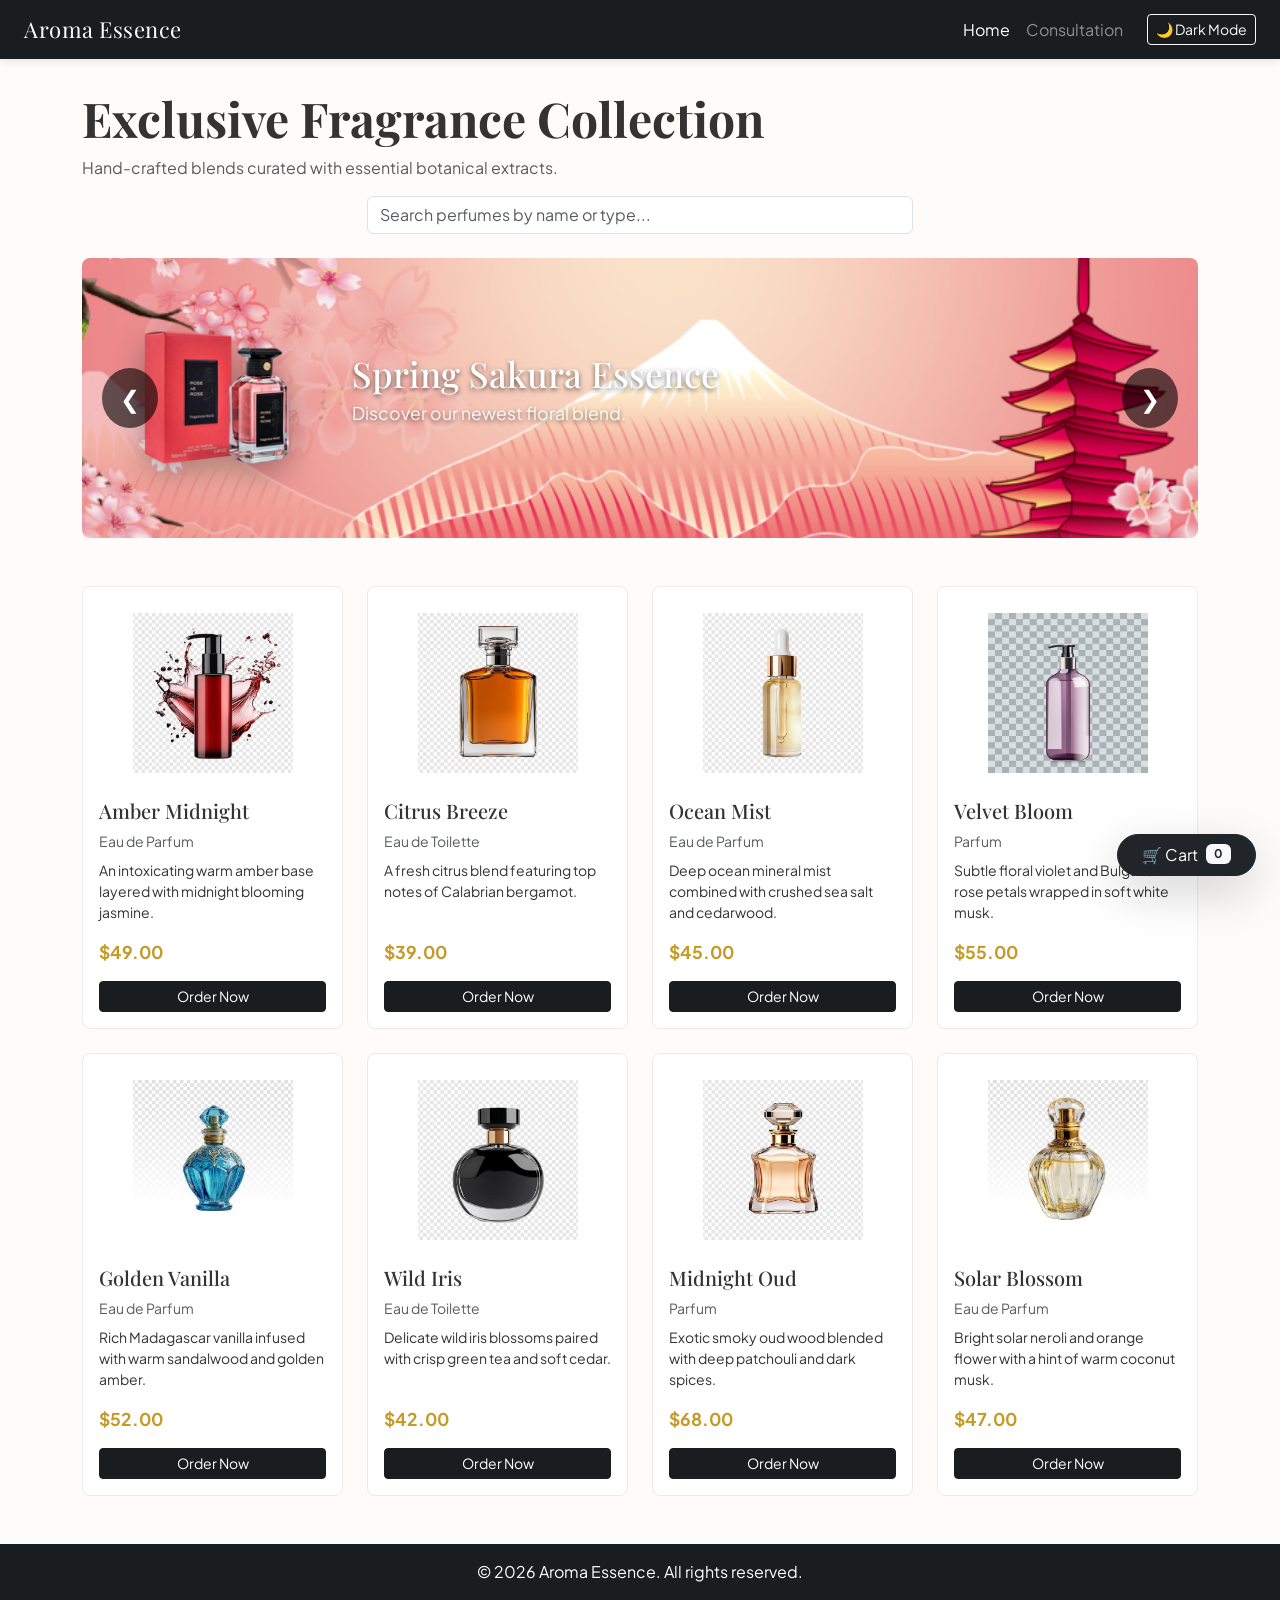
<file: index.html>
<!doctype html>
<html lang="en" data-theme="light">
  <head>
    <meta charset="UTF-8" />
    <meta name="viewport" content="width=device-width, initial-scale=1.0" />
    <title>Aroma Essence - Home</title>
    <link rel="icon" href="media/logo.png" />
    <link rel="preconnect" href="https://fonts.googleapis.com" />
    <link rel="preconnect" href="https://fonts.gstatic.com" crossorigin />
    <link
      href="https://fonts.googleapis.com/css2?family=Playfair+Display:wght@500;700&family=Plus+Jakarta+Sans:wght@400;500;600&display=swap"
      rel="stylesheet"
    />
    <link
      href="https://cdn.jsdelivr.net/npm/bootstrap@5.3.3/dist/css/bootstrap.min.css"
      rel="stylesheet"
    />
    <link rel="stylesheet" href="style.css" />
  </head>
  <body>
    <nav class="site-nav navbar navbar-expand-lg navbar-dark px-4 fixed-top">
      <a class="brand navbar-brand" href="index.html">Aroma Essence</a>
      <div class="nav-links ms-auto d-flex align-items-center gap-3">
        <a class="active text-white text-decoration-none" href="index.html"
          >Home</a
        >
        <a class="text-white-50 text-decoration-none" href="consultation.html"
          >Consultation</a
        >
        <button id="themeToggleBtn" class="btn btn-sm btn-outline-light ms-2">
          🌙 Dark Mode
        </button>
      </div>
    </nav>

    <header
      class="custom-section container my-5"
      style="margin-top: 90px !important"
    >
      <h1 class="display-5 fw-bold">Exclusive Fragrance Collection</h1>
      <p class="subtitle text-muted">
        Hand-crafted blends curated with essential botanical extracts.
      </p>

      <div class="row mb-4">
        <div class="col-md-6 mx-auto">
          <input
            type="text"
            id="searchInput"
            class="form-control"
            placeholder="Search perfumes by name or type..."
          />
        </div>
      </div>

      <div class="banner-slider">
        <button class="slider-btn prev-btn" id="prevBtn">&#10094;</button>

        <div class="banner active" data-link="banner1.html">
          <img
            src="media/bannerbackground.png"
            alt="Cherry Blossom Background"
            class="perf-bg"
          />
          <div class="banner-content">
            <img
              src="media/post-ready.png"
              alt="Featured Perfume"
              class="the-perfume"
            />
            <div class="banner-text">
              <h2>Spring Sakura Essence</h2>
              <p>Discover our newest floral blend.</p>
            </div>
          </div>
        </div>

        <div class="banner" data-link="banner2.html">
          <img
            src="media/bannerbackground2.png"
            alt="Midnight Background"
            class="perf-bg"
          />
          <div class="banner-content">
            <img
              src="media/post2-ready.png"
              alt="Midnight Oud"
              class="the-perfume"
            />
            <div class="banner-text">
              <h2>Silver Mountain Water</h2>
              <p>From the highest peaks.</p>
            </div>
          </div>
        </div>

        <button class="slider-btn next-btn" id="nextBtn">&#10095;</button>
      </div>

      <div class="custom-grid row g-4 mt-4" id="perfumeGrid"></div>

      <div id="emptyResult" class="text-center text-muted py-5 d-none">
        <h4>No matching perfumes found.</h4>
      </div>
    </header>

    <a
      href="consultation.html"
      id="floatingCart"
      class="btn btn-dark position-fixed bottom-0 end-0 m-4 shadow-lg rounded-pill px-4 py-2 d-flex align-items-center gap-2"
      style="z-index: 1000"
    >
      🛒 Cart <span id="cartBadge" class="badge bg-light text-dark">0</span>
    </a>

    <footer class="site-footer text-center py-3 mt-5">
      <p class="mb-0">&copy; 2026 Aroma Essence. All rights reserved.</p>
    </footer>

    <script src="https://code.jquery.com/jquery-3.7.1.min.js"></script>
    <script src="script.js"></script>
  </body>
</html>
</file>
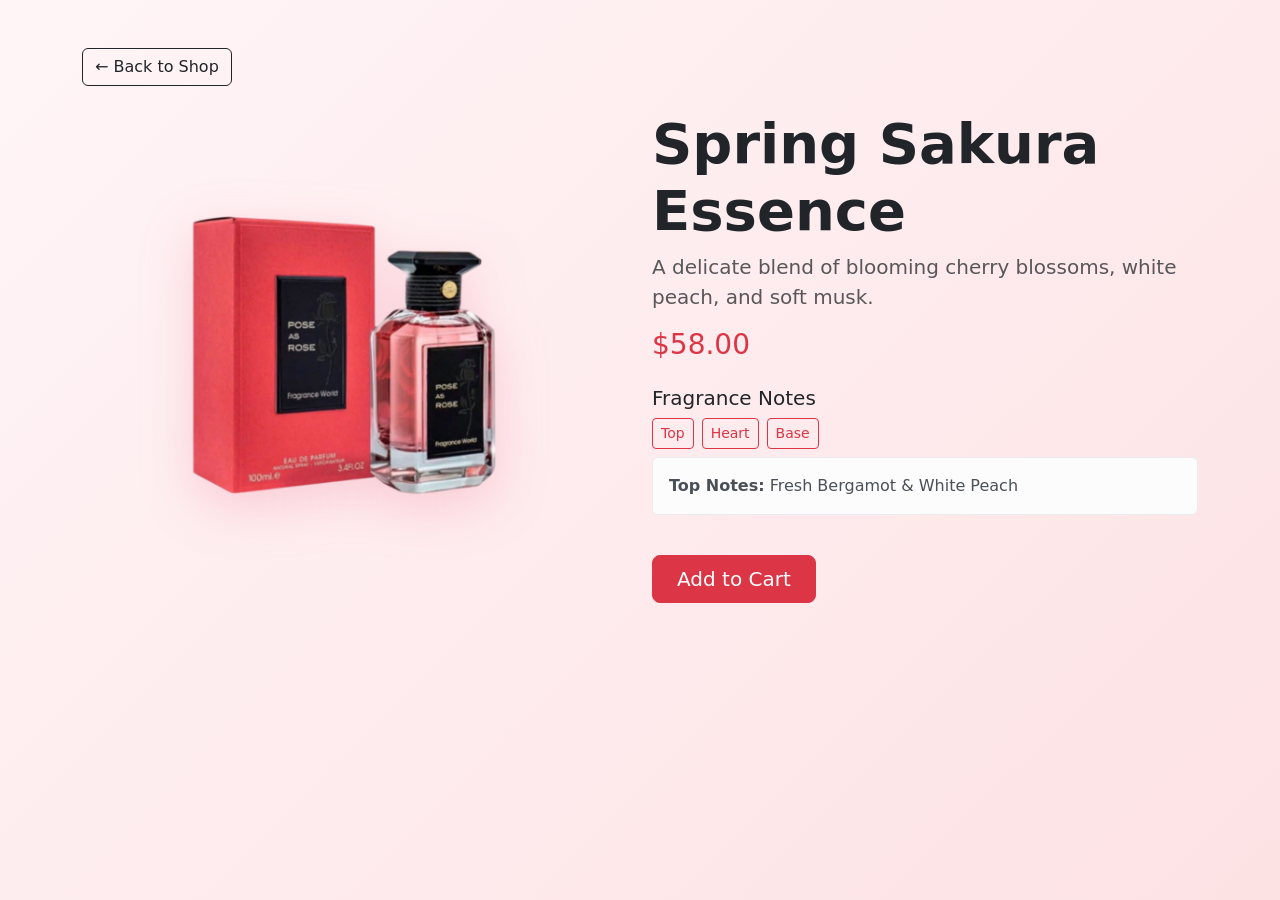
<file: banner1.html>
<!doctype html>
<html lang="en">
  <head>
    <meta charset="UTF-8" />
    <meta name="viewport" content="width=device-width, initial-scale=1.0" />
    <title>Spring Sakura Essence - Aroma Essence</title>
    <link rel="icon" href="media/logo.png" />
    <link
      href="https://cdn.jsdelivr.net/npm/bootstrap@5.3.2/dist/css/bootstrap.min.css"
      rel="stylesheet"
    />
    <link rel="stylesheet" href="banner.css" />
  </head>
  <body class="sakura-theme">
    <div class="container py-5">
      <a href="index.html" class="btn btn-outline-dark mb-4"
        >&larr; Back to Shop</a
      >

      <div id="sakuraContent" class="row align-items-center hidden-content">
        <div class="col-md-6 text-center">
          <img
            src="media/post-ready.png"
            alt="Spring Sakura Essence"
            class="img-fluid spotlight-img"
          />
        </div>
        <div class="col-md-6">
          <h1 class="display-4 fw-bold">Spring Sakura Essence</h1>
          <p class="lead text-muted">
            A delicate blend of blooming cherry blossoms, white peach, and soft
            musk.
          </p>
          <h3 id="sakuraPrice" class="text-danger my-3" data-price="58.00">
            $58.00
          </h3>

          <div class="scent-notes mt-4">
            <h5>Fragrance Notes</h5>
            <div class="d-flex gap-2 my-2">
              <button
                class="btn btn-sm btn-outline-danger note-btn"
                data-note="#topNote"
              >
                Top
              </button>
              <button
                class="btn btn-sm btn-outline-danger note-btn"
                data-note="#heartNote"
              >
                Heart
              </button>
              <button
                class="btn btn-sm btn-outline-danger note-btn"
                data-note="#baseNote"
              >
                Base
              </button>
            </div>
            <div id="topNote" class="note-box alert alert-light">
              <strong>Top Notes:</strong> Fresh Bergamot & White Peach
            </div>
            <div id="heartNote" class="note-box alert alert-light d-none">
              <strong>Heart Notes:</strong> Japanese Sakura Blossom & Pink Peony
            </div>
            <div id="baseNote" class="note-box alert alert-light d-none">
              <strong>Base Notes:</strong> White Musk & Sandalwood
            </div>
          </div>

          <button
            id="addToCartSakura"
            class="btn btn-danger btn-lg px-4 mt-4"
            data-name="Spring Sakura Essence"
          >
            Add to Cart
          </button>
        </div>
      </div>
    </div>

    <script src="https://code.jquery.com/jquery-3.7.1.min.js"></script>
    <script src="banner.js"></script>
  </body>
</html>
</file>
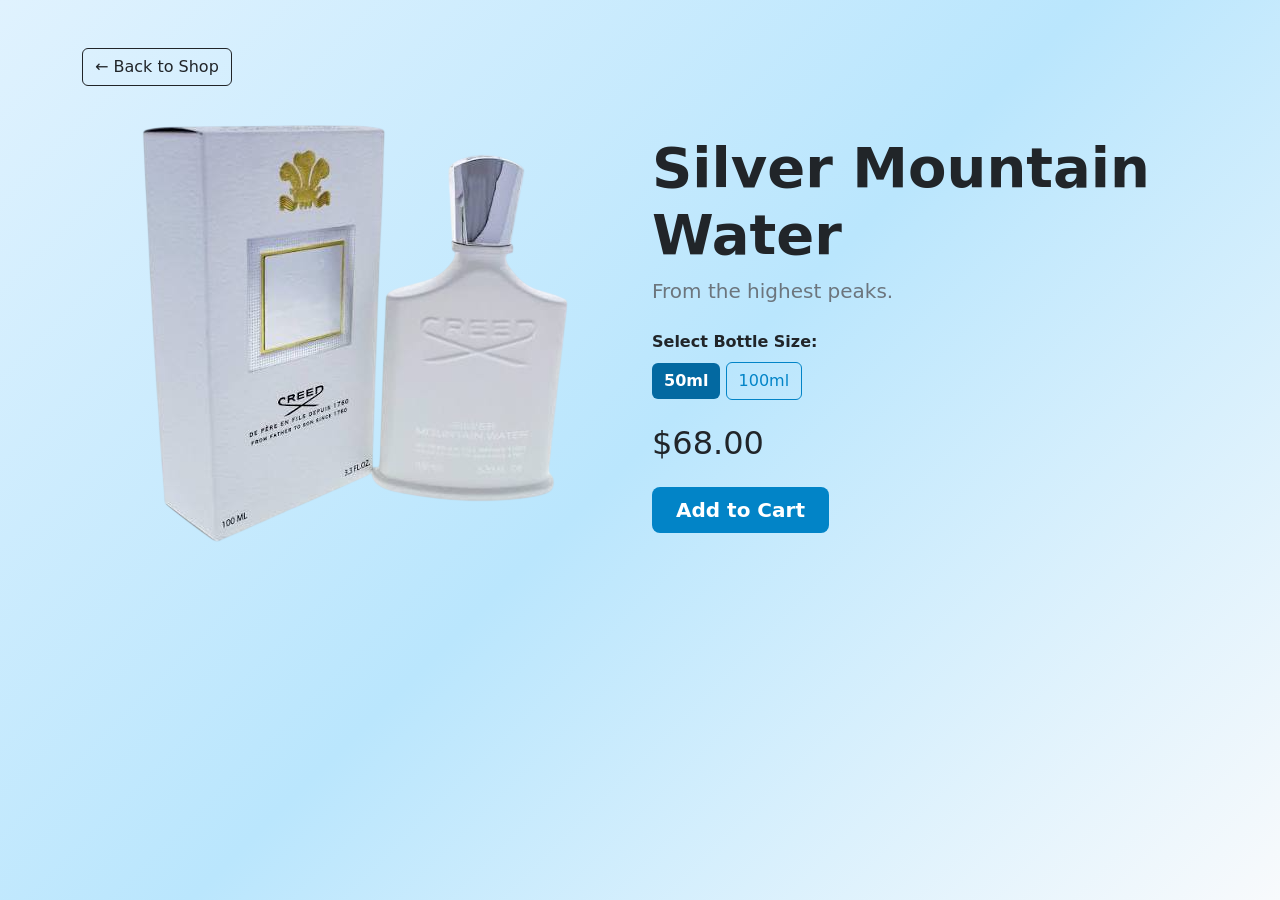
<file: banner2.html>
<!doctype html>
<html lang="en">
  <head>
    <meta charset="UTF-8" />
    <meta name="viewport" content="width=device-width, initial-scale=1.0" />
    <title>Midnight Oud Collection - Aroma Essence</title>
    <link rel="icon" href="media/logo.png" />
    <link
      href="https://cdn.jsdelivr.net/npm/bootstrap@5.3.2/dist/css/bootstrap.min.css"
      rel="stylesheet"
    />
    <link rel="stylesheet" href="banner.css" />
  </head>
  <body class="winter-theme">
    <div class="container py-5">
      <a href="index.html" class="btn btn-outline-dark mb-4"
        >&larr; Back to Shop</a
      >

      <div id="oudContent" class="row align-items-center hidden-content">
        <div class="col-md-6 text-center">
          <img
            src="media/post2-ready.png"
            alt="Midnight Oud"
            class="img-fluid luxury-img"
          />
        </div>
        <div class="col-md-6">
          <h1 class="display-4 fw-bold text-dark">Silver Mountain Water</h1>
          <p class="lead text-secondary">From the highest peaks.</p>

          <div class="size-selector my-4">
            <label class="d-block mb-2 fw-bold text-dark"
              >Select Bottle Size:</label
            >
            <button class="btn btn-ice size-btn active" data-price="68.00">
              50ml
            </button>
            <button class="btn btn-outline-ice size-btn" data-price="110.00">
              100ml
            </button>
          </div>

          <h2 id="priceDisplay" class="text-dark mb-4">$68.00</h2>
          <button
            id="addToCartOud"
            class="btn btn-ice btn-lg px-4"
            data-name="Silver Mountain Water"
          >
            Add to Cart
          </button>
        </div>
      </div>
    </div>

    <script src="https://code.jquery.com/jquery-3.7.1.min.js"></script>
    <script src="banner.js"></script>
  </body>
</html>
</file>
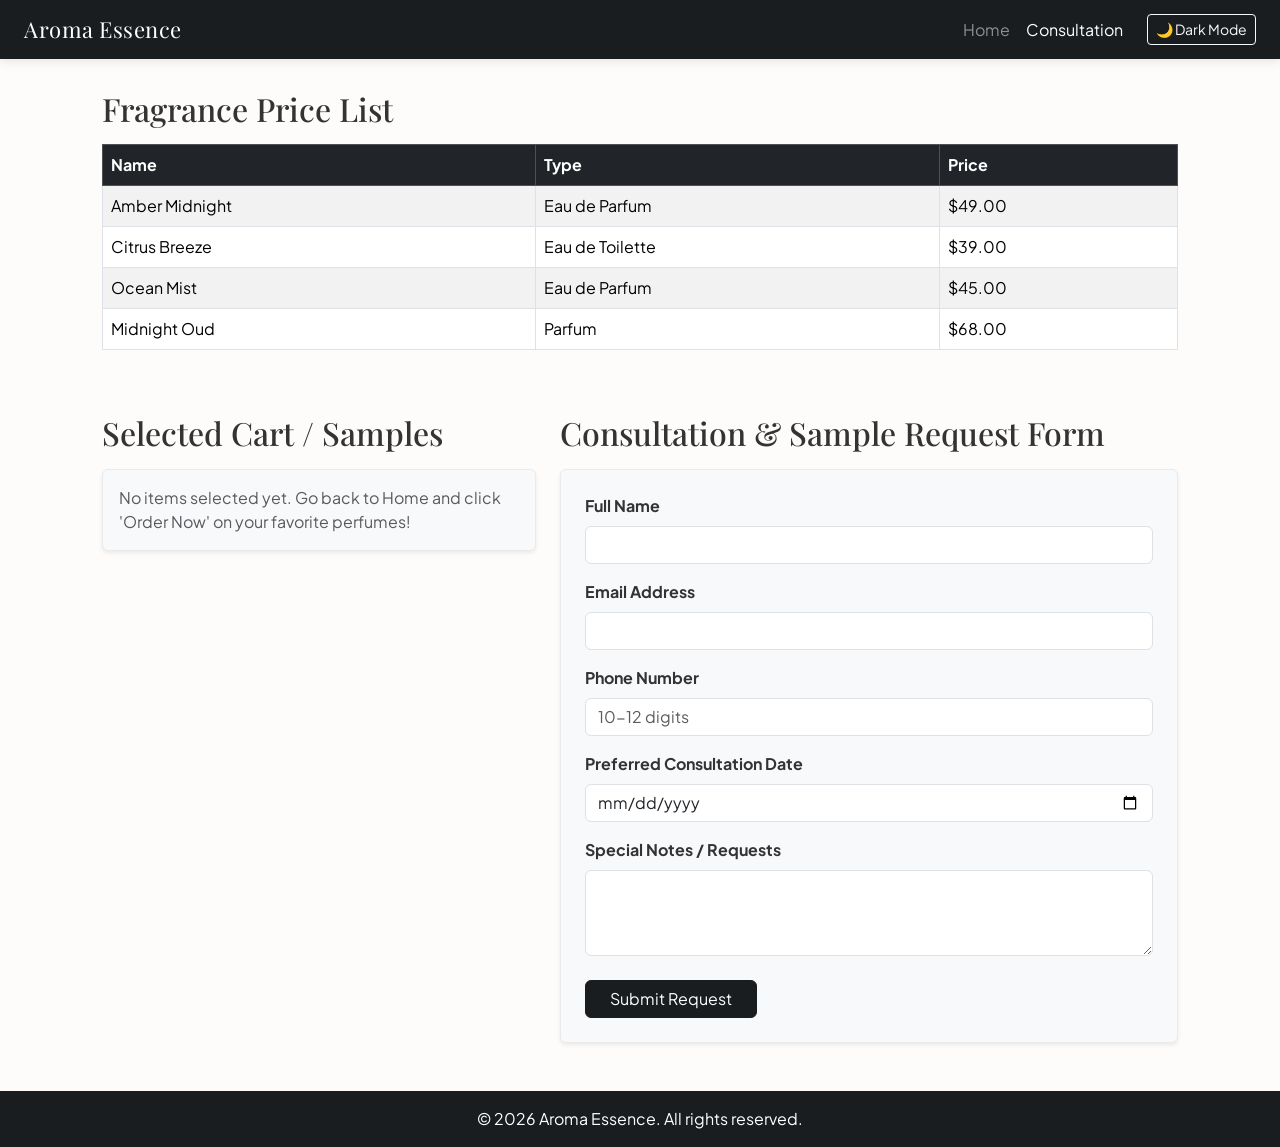
<file: consultation.html>
<!doctype html>
<html lang="en" data-theme="light">
  <head>
    <meta charset="UTF-8" />
    <meta name="viewport" content="width=device-width, initial-scale=1.0" />
    <title>Aroma Essence - Consultation & Booking</title>
    <link rel="icon" href="media/logo.png" />
    <link rel="preconnect" href="https://fonts.googleapis.com" />
    <link rel="preconnect" href="https://fonts.gstatic.com" crossorigin />
    <link
      href="https://fonts.googleapis.com/css2?family=Playfair+Display:wght@500;700&family=Plus+Jakarta+Sans:wght@400;500;600&display=swap"
      rel="stylesheet"
    />
    <link
      href="https://cdn.jsdelivr.net/npm/bootstrap@5.3.3/dist/css/bootstrap.min.css"
      rel="stylesheet"
    />
    <link rel="stylesheet" href="style.css" />
  </head>
  <body>
    <nav class="site-nav navbar navbar-expand-lg navbar-dark px-4 fixed-top">
      <a class="brand navbar-brand" href="index.html">Aroma Essence</a>
      <div class="nav-links ms-auto d-flex align-items-center gap-3">
        <a class="text-white-50 text-decoration-none" href="index.html">Home</a>
        <a
          class="active text-white text-decoration-none"
          href="consultation.html"
          >Consultation</a
        >
        <button id="themeToggleBtn" class="btn btn-sm btn-outline-light ms-2">
          🌙 Dark Mode
        </button>
      </div>
    </nav>

    <main
      class="page-container container my-5"
      style="max-width: 1100px; margin-top: 90px !important"
    >
      <section class="content-block mb-5">
        <h2 class="mb-3">Fragrance Price List</h2>
        <div class="table-responsive">
          <table class="simple-table table table-bordered table-striped">
            <thead class="table-dark">
              <tr>
                <th>Name</th>
                <th>Type</th>
                <th>Price</th>
              </tr>
            </thead>
            <tbody>
              <tr>
                <td>Amber Midnight</td>
                <td>Eau de Parfum</td>
                <td>$49.00</td>
              </tr>
              <tr>
                <td>Citrus Breeze</td>
                <td>Eau de Toilette</td>
                <td>$39.00</td>
              </tr>
              <tr>
                <td>Ocean Mist</td>
                <td>Eau de Parfum</td>
                <td>$45.00</td>
              </tr>
              <tr>
                <td>Midnight Oud</td>
                <td>Parfum</td>
                <td>$68.00</td>
              </tr>
            </tbody>
          </table>
        </div>
      </section>

      <div class="row g-4">
        <div class="col-lg-5">
          <section class="content-block h-100">
            <h2 class="mb-3">Selected Cart / Samples</h2>
            <div
              id="cartSummaryContainer"
              class="p-3 border rounded shadow-sm"
            ></div>
          </section>
        </div>

        <div class="col-lg-7">
          <section class="content-block">
            <h2 class="mb-3">Consultation & Sample Request Form</h2>

            <div
              id="successAlert"
              class="alert alert-success d-none"
              role="alert"
            >
              Thank you! Your consultation request has been successfully
              submitted.
            </div>

            <form
              id="consultationForm"
              class="simple-form p-4 border rounded shadow-sm"
              novalidate
            >
              <div class="field-group mb-3">
                <label for="fullName" class="form-label fw-bold"
                  >Full Name</label
                >
                <input type="text" id="fullName" class="form-control" />
                <div class="error-msg text-danger small mt-1 d-none">
                  Please enter your full name.
                </div>
              </div>

              <div class="field-group mb-3">
                <label for="email" class="form-label fw-bold"
                  >Email Address</label
                >
                <input type="email" id="email" class="form-control" />
                <div class="error-msg text-danger small mt-1 d-none">
                  Please enter a valid email address.
                </div>
              </div>

              <div class="field-group mb-3">
                <label for="phone" class="form-label fw-bold"
                  >Phone Number</label
                >
                <input
                  type="tel"
                  id="phone"
                  class="form-control"
                  placeholder="10-12 digits"
                />
                <div class="error-msg text-danger small mt-1 d-none">
                  Please enter a valid phone number (at least 10 digits).
                </div>
              </div>

              <div class="field-group mb-3">
                <label for="consultDate" class="form-label fw-bold"
                  >Preferred Consultation Date</label
                >
                <input type="date" id="consultDate" class="form-control" />
                <div class="error-msg text-danger small mt-1 d-none">
                  Please choose a valid future date.
                </div>
              </div>

              <div class="field-group mb-4">
                <label for="notes" class="form-label fw-bold"
                  >Special Notes / Requests</label
                >
                <textarea id="notes" class="form-control" rows="3"></textarea>
              </div>

              <button type="submit" class="btn btn-primary px-4">
                Submit Request
              </button>
            </form>
          </section>
        </div>
      </div>
    </main>

    <footer class="site-footer text-center py-3 mt-5">
      <p class="mb-0">&copy; 2026 Aroma Essence. All rights reserved.</p>
    </footer>

    <script src="https://code.jquery.com/jquery-3.7.1.min.js"></script>
    <script src="script.js"></script>
  </body>
</html>
</file>
<file: style.css>
:root {
  --bg-color: #fdfcfb;
  --text-color: #333333;
  --card-bg: #ffffff;
  --card-border: #eaeaea;
  --nav-bg: #1a1d20;
  --nav-text: #ffffff;
  --price-color: #c59b27;
  --btn-bg: #1a1d20;
  --btn-text: #ffffff;
  --btn-hover: #c59b27;
  --form-bg: #f8f9fa;
}

[data-theme="dark"] {
  --bg-color: #121212;
  --text-color: #e0e0e0;
  --card-bg: #1e1e1e;
  --card-border: #2d2d2d;
  --nav-bg: #0d0f11;
  --nav-text: #ffffff;
  --price-color: #d4af37;
  --btn-bg: #d4af37;
  --btn-text: #121212;
  --btn-hover: #c59b27;
  --form-bg: #1e1e1e;
}

body {
  font-family: "Plus Jakarta Sans", sans-serif;
  color: var(--text-color);
  background-color: var(--bg-color);
  transition:
    background-color 0.3s ease,
    color 0.3s ease;
}

h1,
h2,
h3,
h4,
h5,
h6,
.brand {
  font-family: "Playfair Display", serif;
  color: var(--text-color);
}

.site-nav {
  background: var(--nav-bg) !important;
  box-shadow: 0 2px 10px rgba(0, 0, 0, 0.1);
  z-index: 1030;
}

.site-nav .brand {
  font-size: 22px;
  letter-spacing: 0.5px;
  color: var(--nav-text) !important;
}

.custom-card {
  border: 1px solid var(--card-border);
  border-radius: 8px;
  background: var(--card-bg);
  transition:
    transform 0.3s ease,
    box-shadow 0.3s ease,
    background-color 0.3s ease;
}

.custom-card:hover {
  transform: translateY(-5px);
  box-shadow: 0 10px 20px rgba(0, 0, 0, 0.15);
}

.custom-card img {
  width: 100%;
  max-height: 180px;
  object-fit: contain;
  padding: 10px;
}

.price {
  font-weight: 700;
  color: var(--price-color);
  font-size: 1.1rem;
}

.btn-primary {
  background-color: var(--btn-bg);
  border-color: var(--btn-bg);
  color: var(--btn-text);
  transition:
    background-color 0.2s ease,
    border-color 0.2s ease;
}

.btn-primary:hover {
  background-color: var(--btn-hover);
  border-color: var(--btn-hover);
  color: #121212;
}

.simple-form,
#cartSummaryContainer {
  background-color: var(--form-bg) !important;
  border-color: var(--card-border) !important;
  color: var(--text-color);
  box-shadow: 0 4px 15px rgba(0, 0, 0, 0.05);
}

.table {
  color: var(--text-color) !important;
  background-color: var(--card-bg);
}

.site-footer {
  background: var(--nav-bg) !important;
  color: var(--nav-text);
}

.banner-slider {
  position: relative;
  width: 100%;
  overflow: hidden;
  border-radius: 8px;
}

.banner {
  display: none;
  position: relative;
  width: 100%;
  height: 280px;
  align-items: center;
  cursor: pointer;
  pointer-events: auto;
}

.banner.active {
  display: flex;
}

.perf-bg {
  position: absolute;
  top: 0;
  left: 0;
  width: 100%;
  height: 100%;
  object-fit: cover;
  z-index: 1;
  pointer-events: none;
}

.banner-content {
  position: relative;
  z-index: 2;
  display: flex;
  align-items: center;
  gap: 30px;
  padding: 0 40px;
  width: 100%;
  pointer-events: none;
}

.the-perfume,
.banner-text {
  pointer-events: auto;
}

.the-perfume {
  max-height: 200px;
  width: auto;
  object-fit: contain;
  filter: drop-shadow(0 10px 15px rgba(0, 0, 0, 0.3));
}

.banner-text {
  color: #ffffff;
  text-shadow: 0 2px 5px rgba(0, 0, 0, 0.6);
}

.banner-text h2 {
  font-size: 2.2rem;
  margin-bottom: 5px;
  color: #ffffff;
}

.banner-text p {
  font-size: 1.1rem;
  opacity: 0.9;
}

.slider-btn {
  position: absolute;
  top: 50%;
  transform: translateY(-50%);
  background: rgba(0, 0, 0, 0.6);
  color: #fff;
  border: none;
  font-size: 24px;
  padding: 12px 18px;
  cursor: pointer;
  z-index: 20;
  border-radius: 50%;
  transition: background 0.3s ease;
  pointer-events: auto;
}

.slider-btn:hover {
  background: rgba(0, 0, 0, 0.8);
}

.prev-btn {
  left: 20px;
}

.next-btn {
  right: 20px;
}

@media (max-width: 768px) {
  .banner {
    height: auto;
    padding: 30px 15px;
  }
  .banner-content {
    flex-direction: column;
    text-align: center;
    gap: 15px;
  }
  .the-perfume {
    max-height: 150px;
  }
}
</file>
<file: banner.css>
body {
  min-height: 100vh;
}

.hidden-content {
  opacity: 0;
  transform: translateY(30px);
}

.spotlight-img {
  max-height: 420px;
  object-fit: contain;
}

.sakura-theme {
  background: linear-gradient(135deg, #fff5f7 0%, #fde2e4 100%);
}

.sakura-theme .spotlight-img {
  filter: drop-shadow(0 15px 25px rgba(235, 100, 130, 0.25));
}

.gold-text,
.text-gold {
  color: #d4af37;
}

.btn-gold {
  background-color: #d4af37;
  color: #0f1115;
  font-weight: bold;
  border: none;
}

.btn-gold:hover,
.btn-gold.active {
  background-color: #f3e5ab;
  color: #0f1115;
}

.btn-outline-gold {
  border: 1px solid #d4af37;
  color: #d4af37;
}

.btn-outline-gold:hover {
  background-color: #d4af37;
  color: #0f1115;
}

.winter-theme {
  background: linear-gradient(135deg, #e0f2fe 0%, #bae6fd 50%, #f8fafc 100%);
  color: #0f172a;
  min-height: 100vh;
}

.winter-theme .text-ice {
  color: #0284c7;
}

.winter-theme .btn-ice {
  background-color: #0284c7;
  color: #ffffff;
  font-weight: bold;
  border: none;
  transition: background 0.2s ease;
}

.winter-theme .btn-ice:hover,
.winter-theme .btn-ice.active {
  background-color: #0369a1;
  color: #ffffff;
}

.winter-theme .btn-outline-ice {
  border: 1px solid #0284c7;
  color: #0284c7;
}

.winter-theme .btn-outline-ice:hover {
  background-color: #0284c7;
  color: #ffffff;
}

.winter-theme .frosted-card {
  background: rgba(255, 255, 255, 0.7);
  backdrop-filter: blur(10px);
  border: 1px solid rgba(255, 255, 255, 0.9);
  border-radius: 12px;
  padding: 20px;
}

.winter-theme .spotlight-img {
  filter: drop-shadow(0 20px 30px rgba(14, 165, 233, 0.25));
}
</file>
